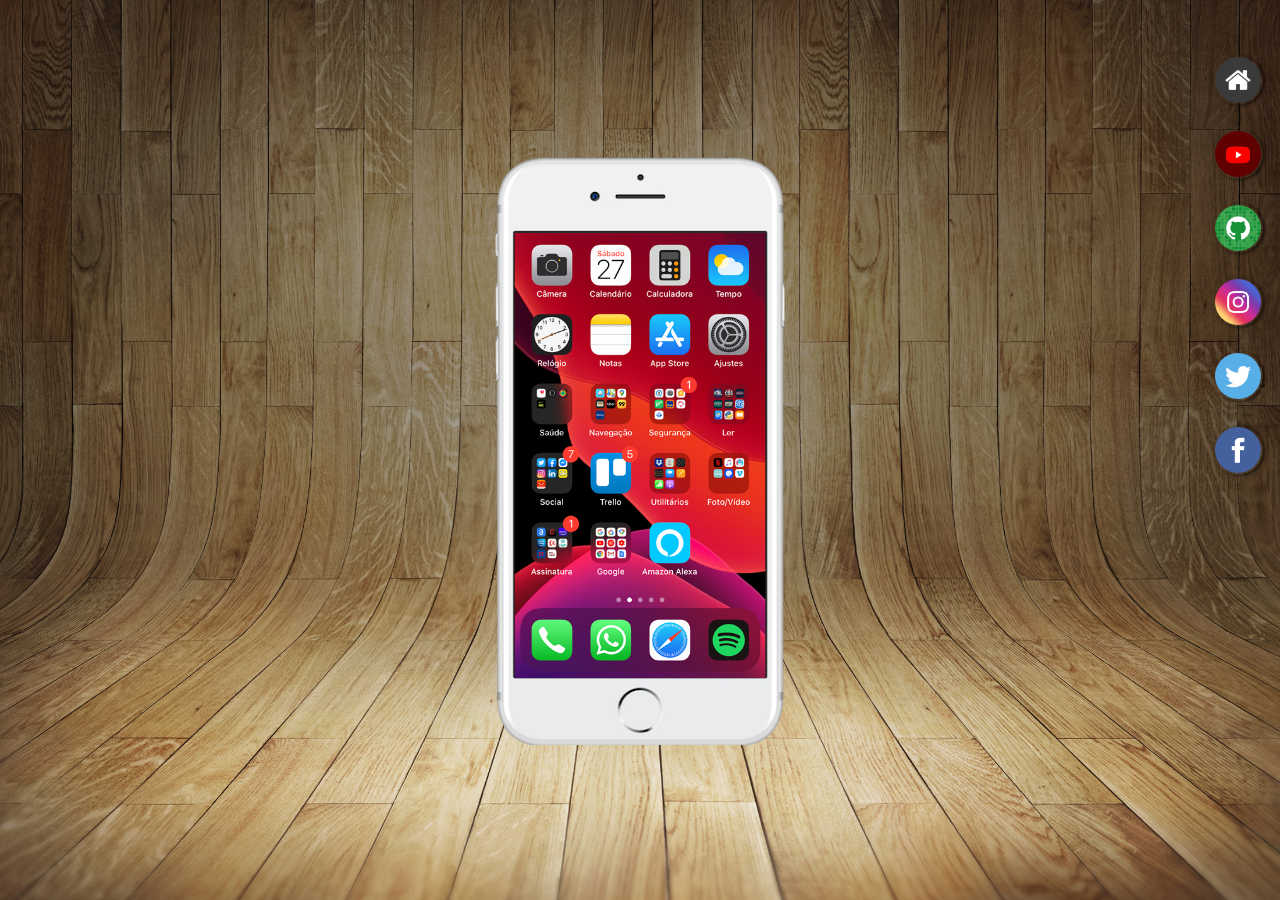
<file: index.html>
<!DOCTYPE html>
<html lang="pt-br">
<head>
    <meta charset="UTF-8">
    <meta name="viewport" content="width=device-width, initial-scale=1.0">
    <title>Projeto Redes Sociais</title>
    <link rel="shortcut icon" href="favicon.ico" type="image/x-icon">
    <link rel="stylesheet" href="estilo/style.css">
</head>
<body>
    <main>
        <section id="telefone">

        <iframe src="home.html" frameborder="0" name="tela" id="tela"></iframe>
      
        </section>

        <section id="botoes">
        <a href="home.html" target="tela"><img src="imagens/logo-home.jpg" alt="inicio"></a><br/>
        <a href="youtube.html" target="tela"><img src="imagens/logo-youtube.jpg" alt="youtube"></a><br/>
        <a href="github.html" target="tela"><img src="imagens/logo-github.jpg" alt="gitHub"></a><br/>
        <a href="insta.html" target="tela"><img src="imagens/logo-instagram.jpg" alt="insta"></a><br/>
        <a href="twitter.html" target="tela"><img src="imagens/logo-twitter.jpg" alt="twitter"></a><br/>
        <a href="facebook.html" target="tela"><img src="imagens/logo-facebook.jpg" alt="face"></a><br/>
        </section>
    </main>
</body>
</html>
</file>
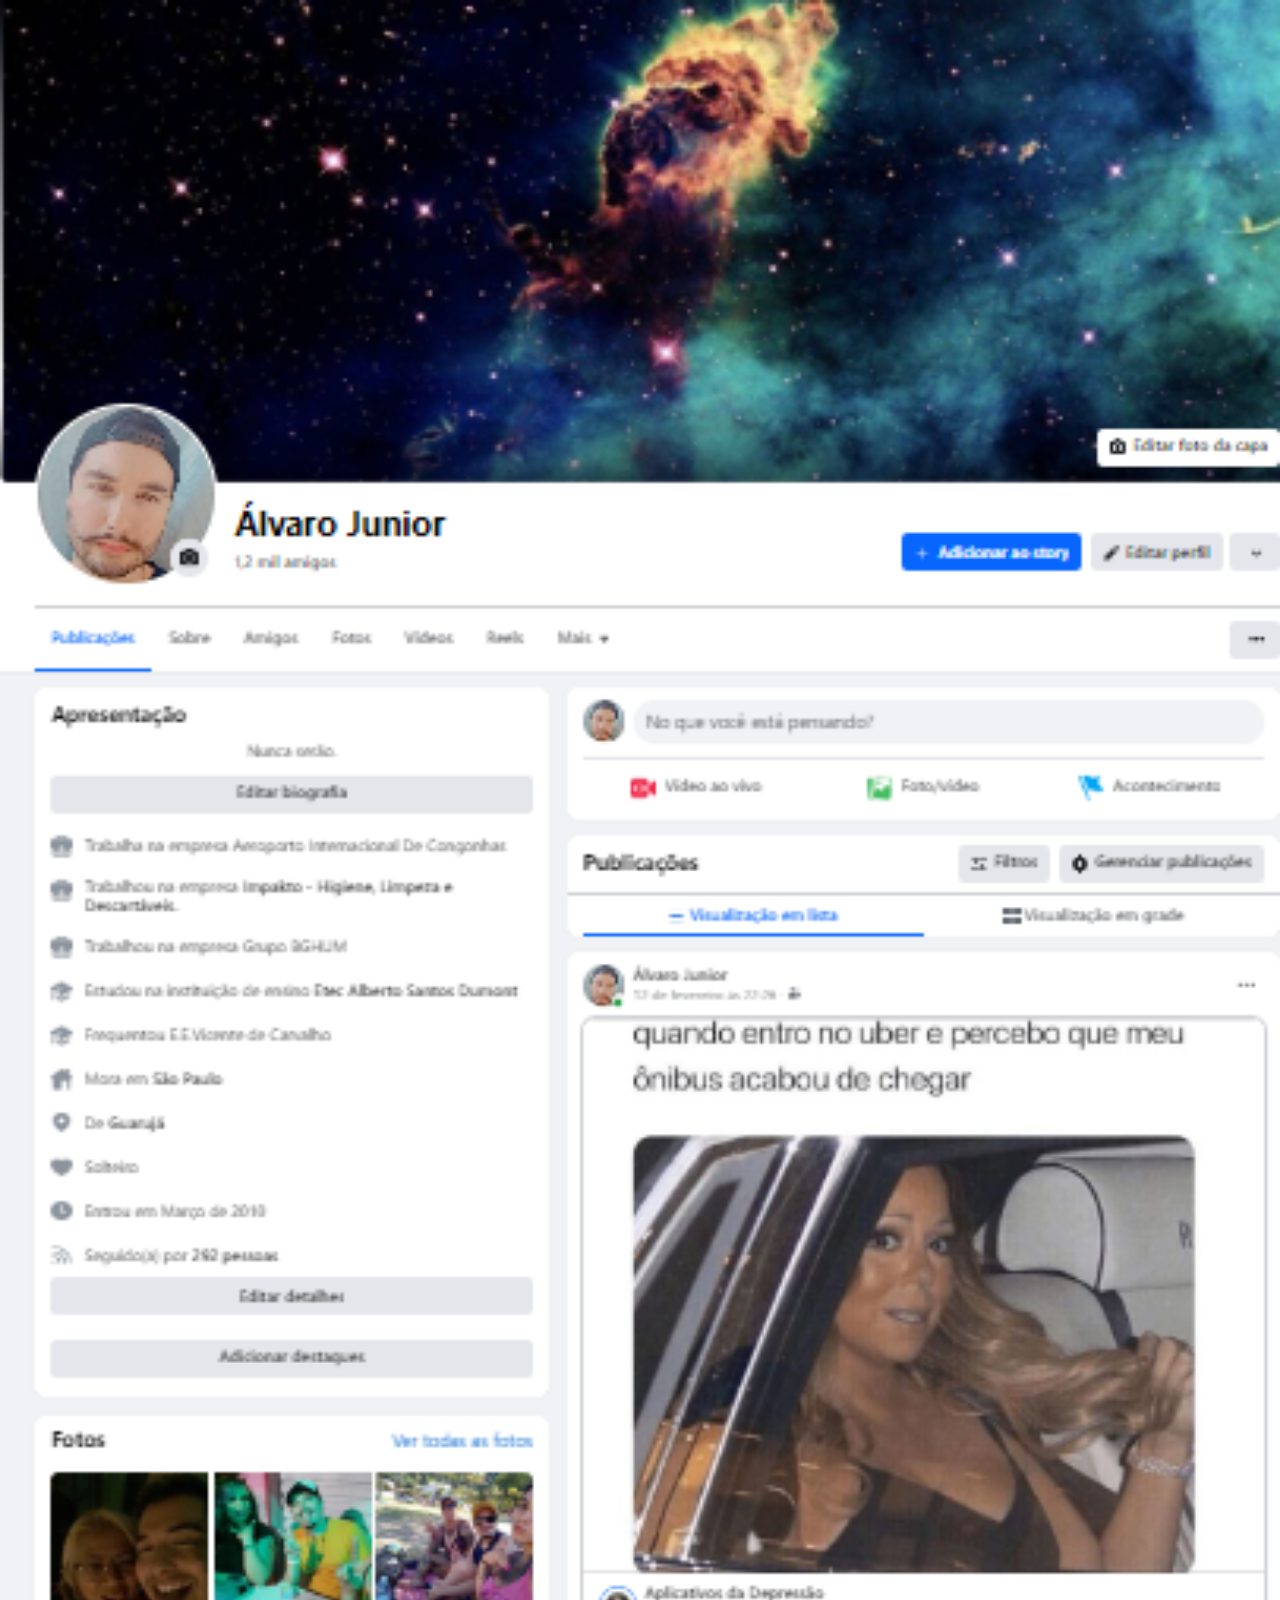
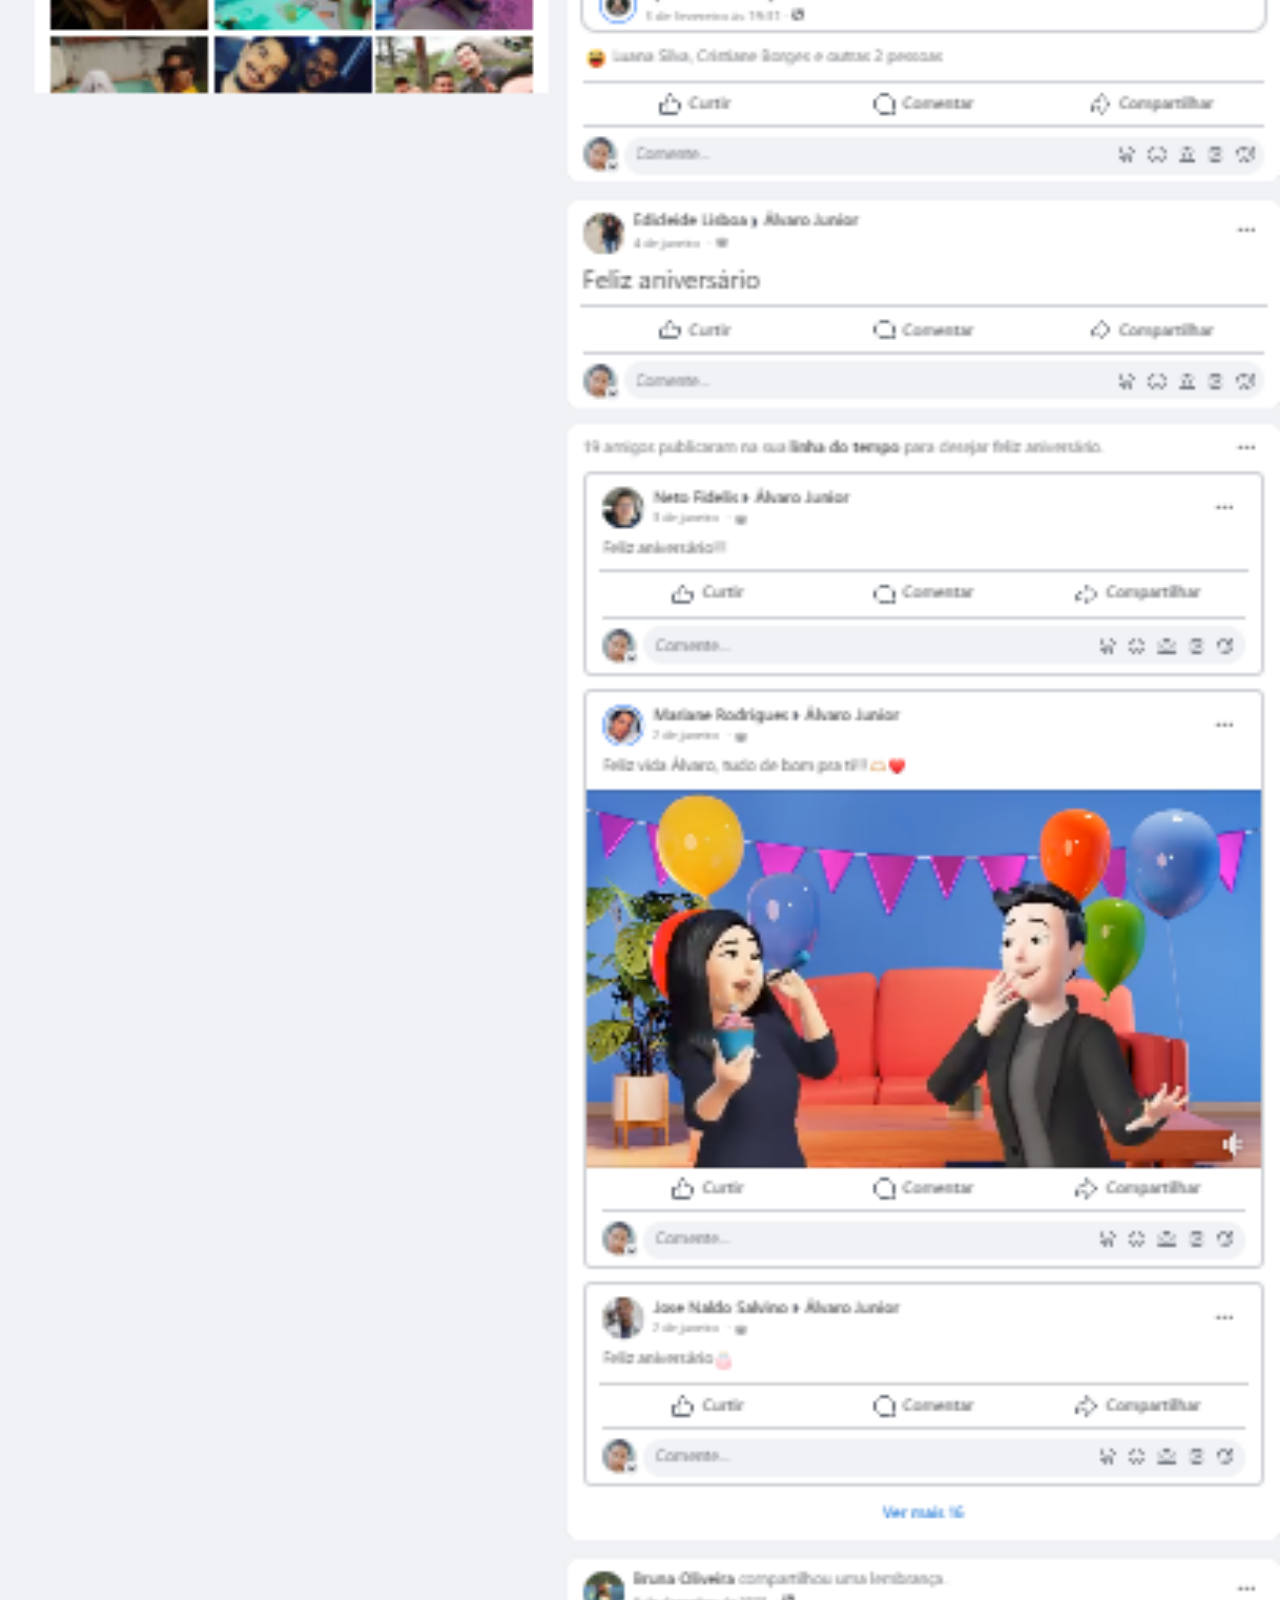
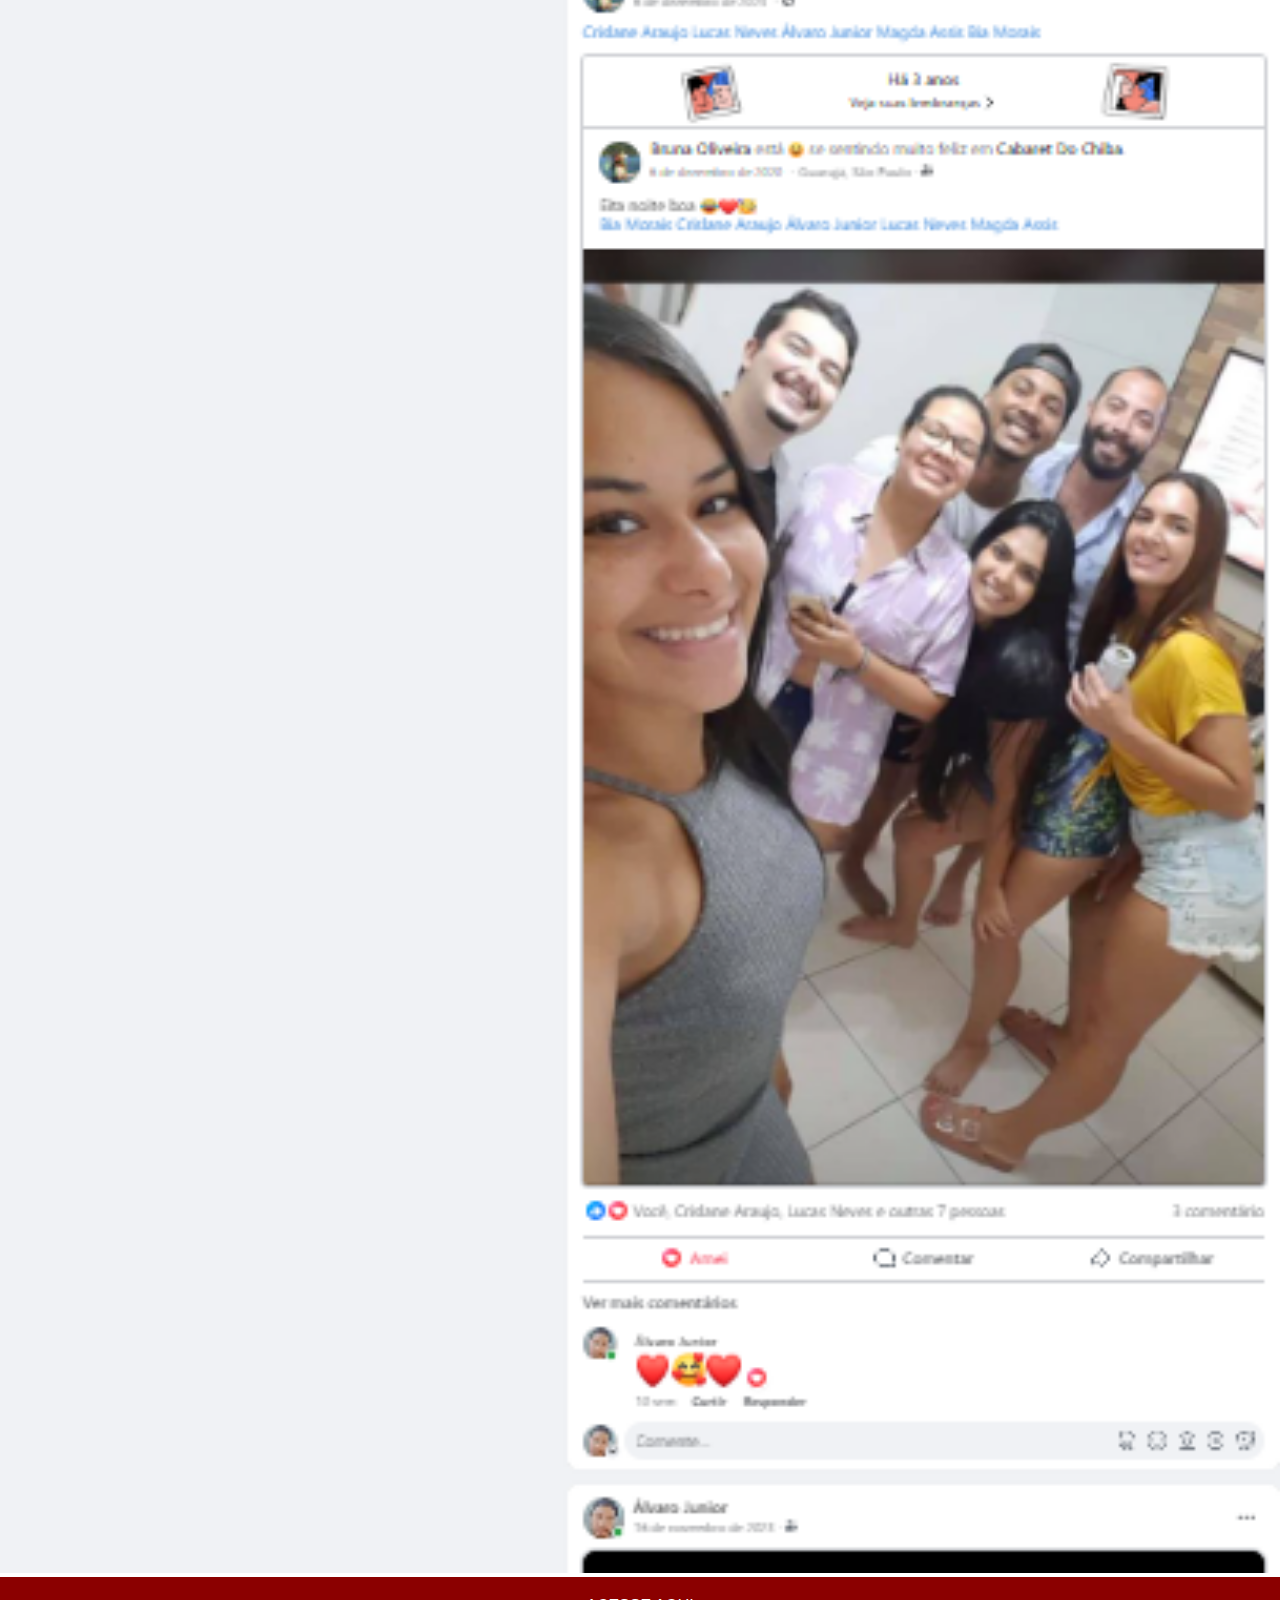
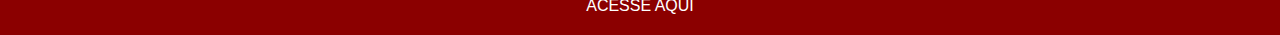
<file: facebook.html>
<!DOCTYPE html>
<html lang="pt-br">
<head>
    <meta charset="UTF-8">
    <meta name="viewport" content="width=device-width, initial-scale=1.0">
    <title>FaceBook</title>
    <link rel="stylesheet" href="estilo/redes.css">
</head>
<body>
    <img src="done-images/facebook-me3.png" alt="face">
    <a href="https://www.facebook.com/tiroaoalvaro" target="_blank">ACESSE AQUI</a>
</body>
</html>
</file>
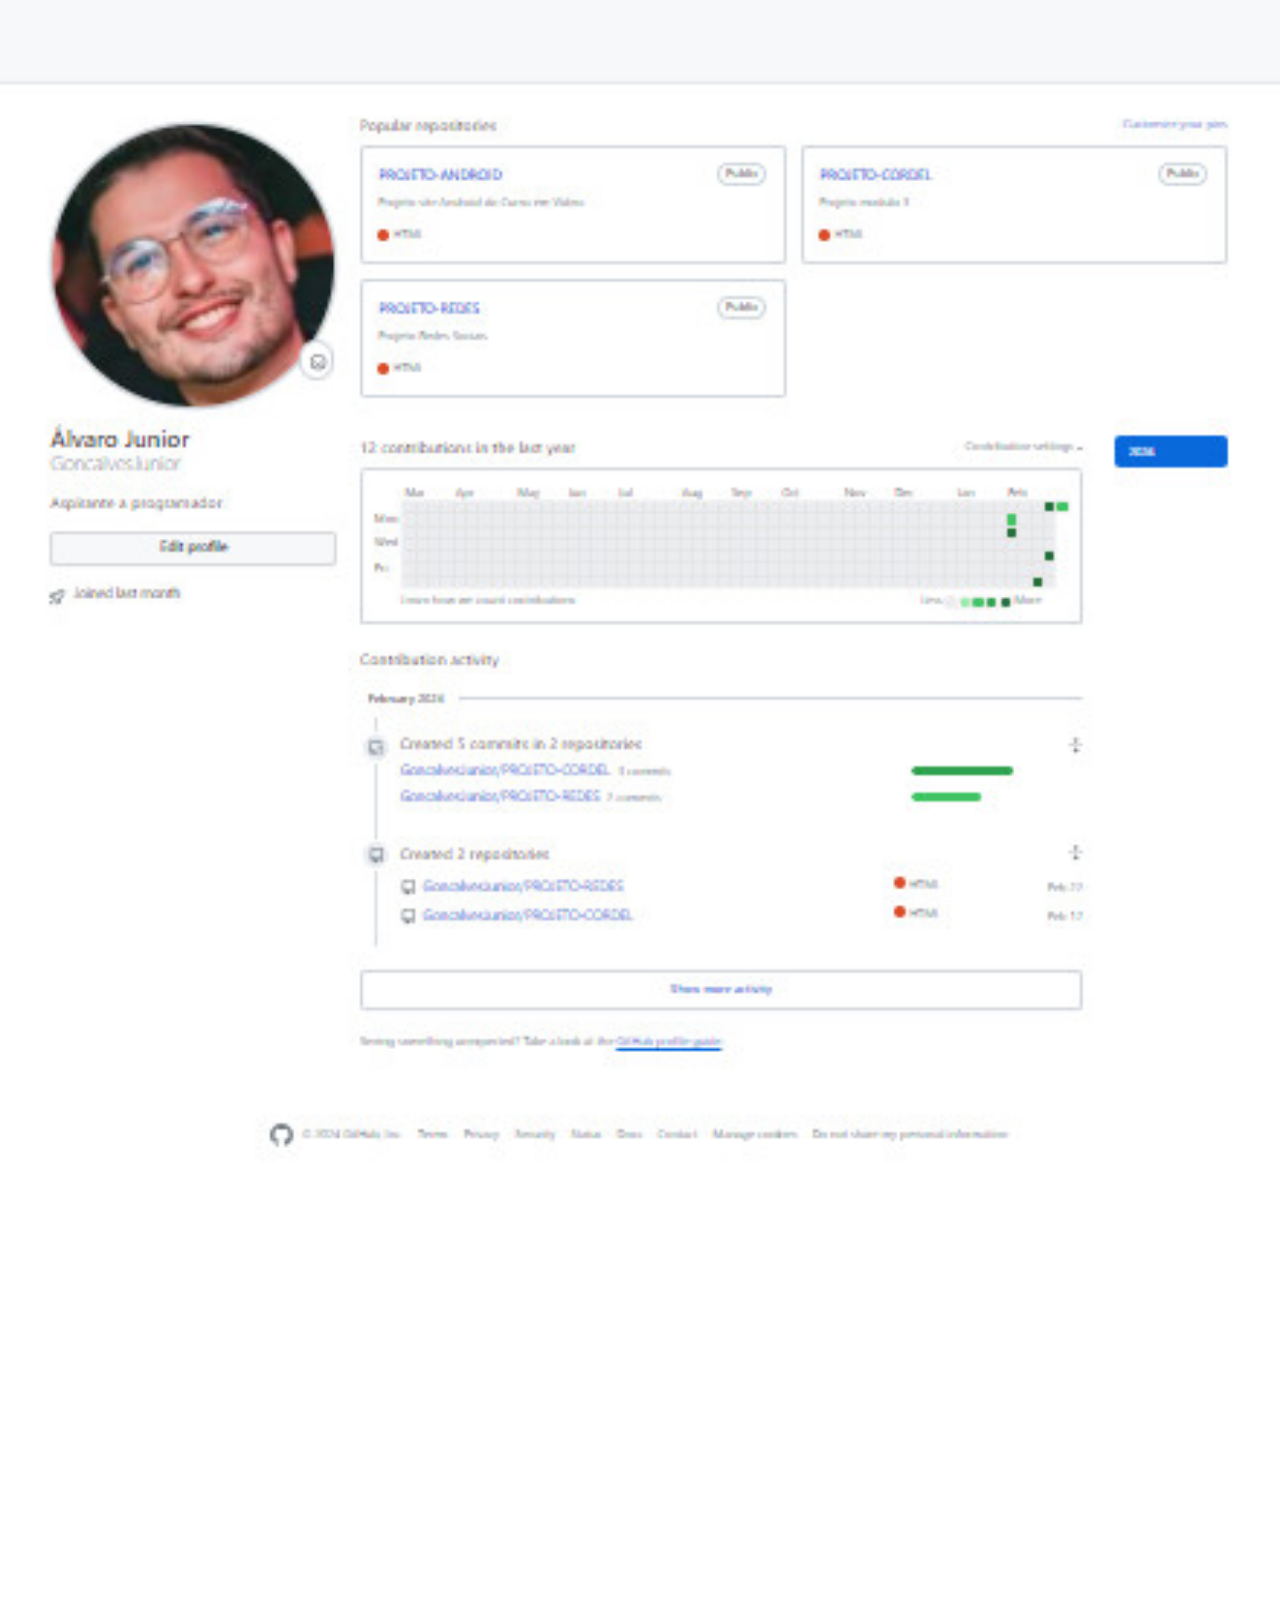
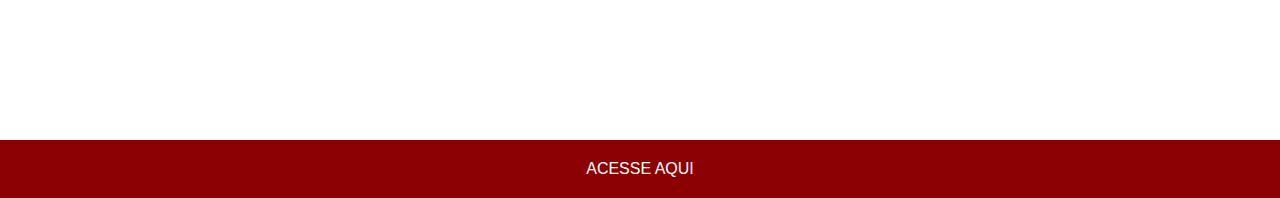
<file: github.html>
<!DOCTYPE html>
<html lang="pt-br">
<head>
    <meta charset="UTF-8">
    <meta name="viewport" content="width=device-width, initial-scale=1.0">
    <title>GitHub</title>
    <link rel="stylesheet" href="estilo/redes.css">
</head>
<body>
    <img src="done-images/gihub-me.jpeg" alt="github">
    <a href="https://github.com/GoncalvesJunior" target="_blank">ACESSE AQUI</a>
</body>
</html>
</file>
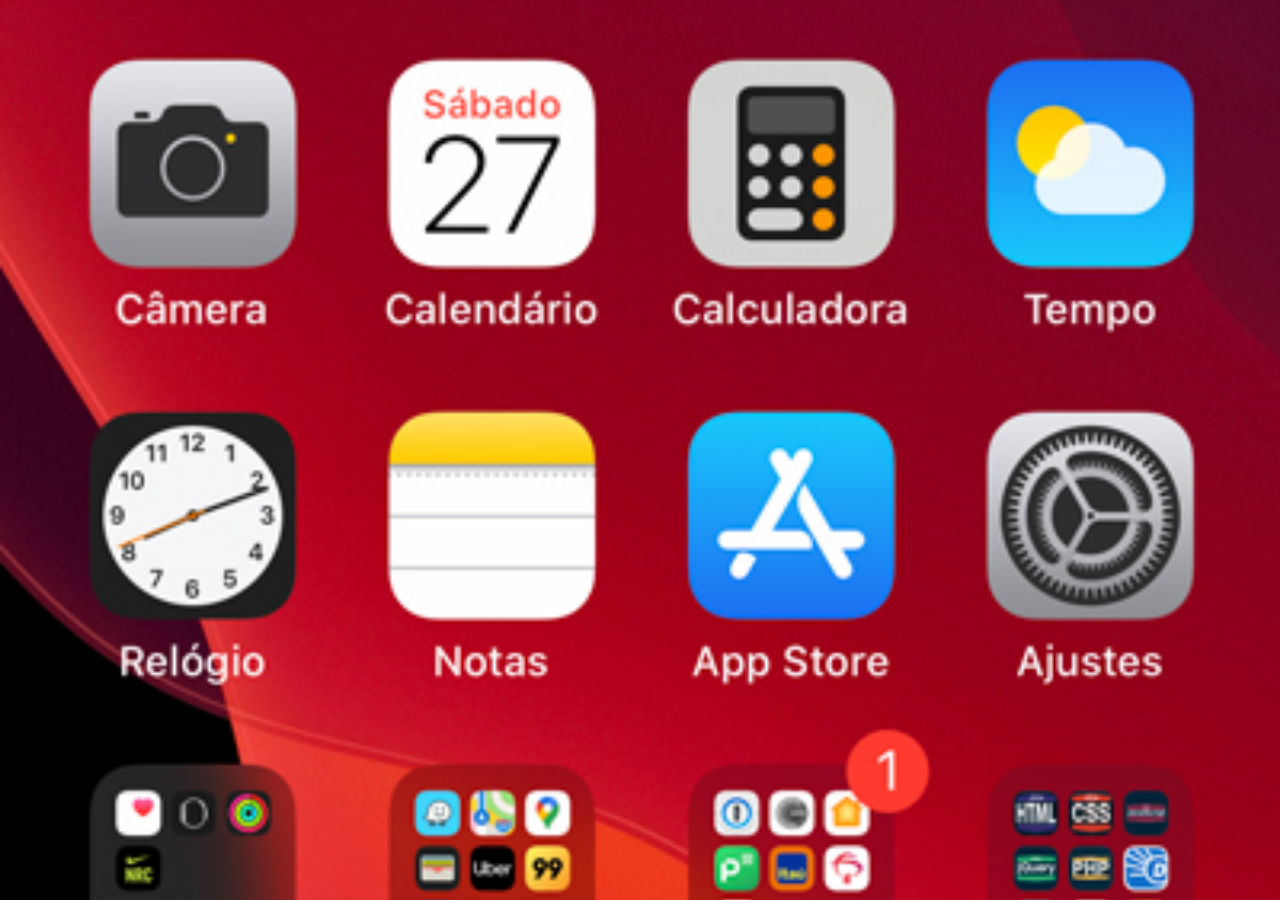
<file: home.html>
<!DOCTYPE html>
<html lang="pt-br">
<head>
    <meta charset="UTF-8">
    <meta name="viewport" content="width=device-width, initial-scale=1.0">
    <title>Home</title>
    <style>
        *{
            padding: 0px;
            margin: 0px;
        }

        body{
            background: url('imagens/tela-home.jpg') no-repeat center top fixed;
            background-size: cover;
            background-color: black;
            
        }
    </style>
</head>
<body>
    
</body>
</html>
</file>
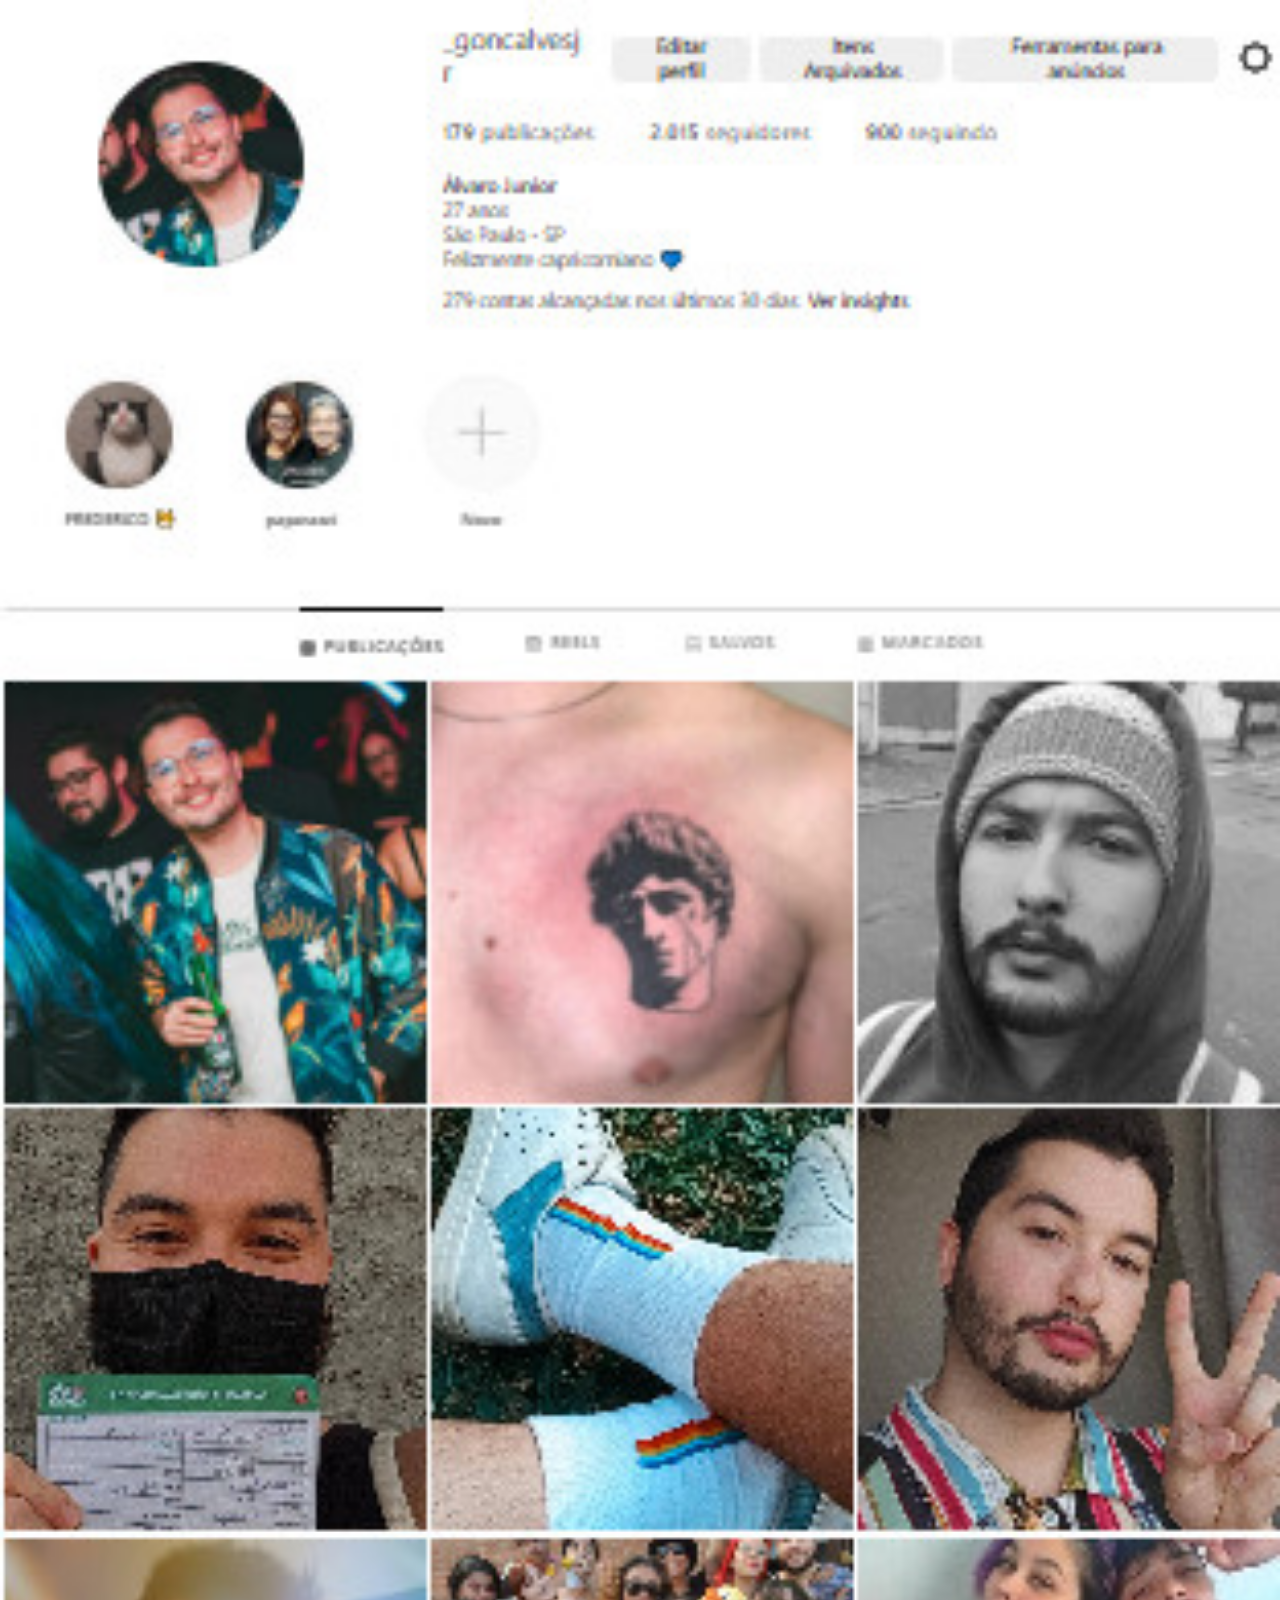
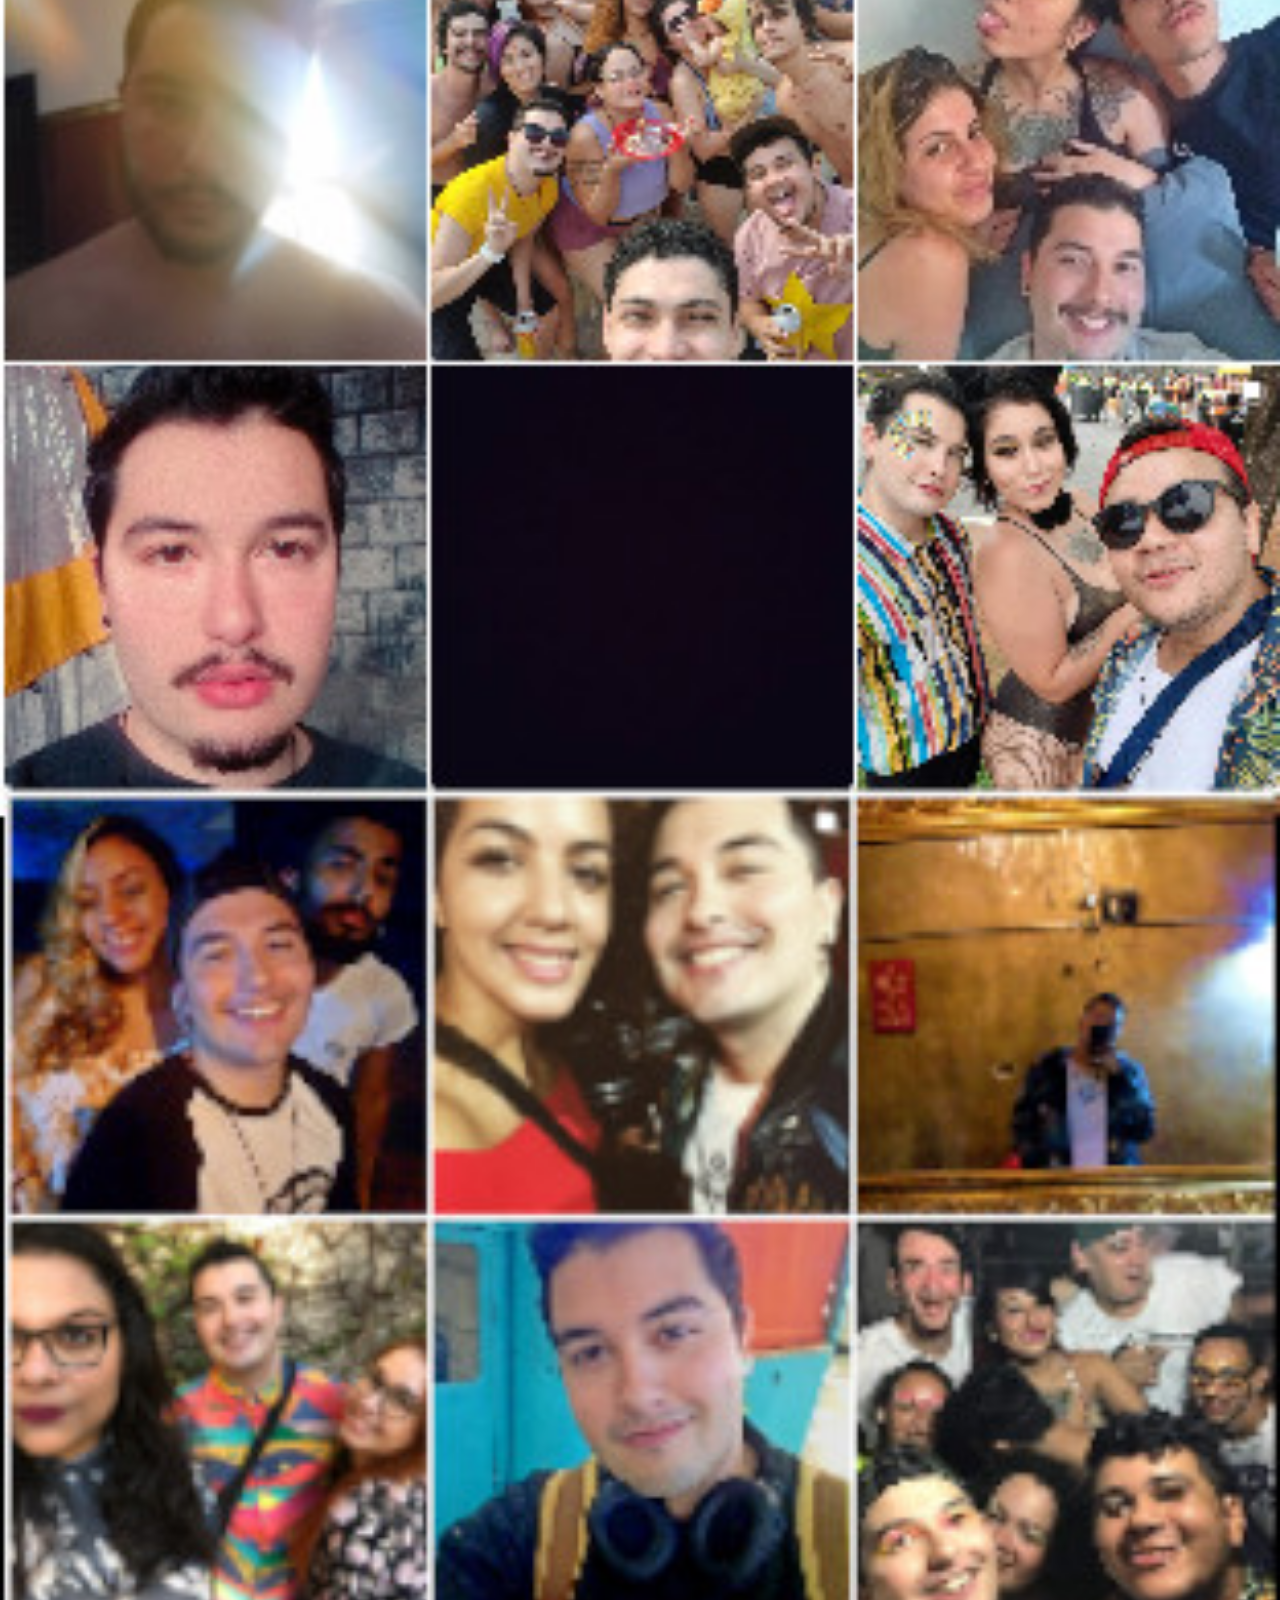
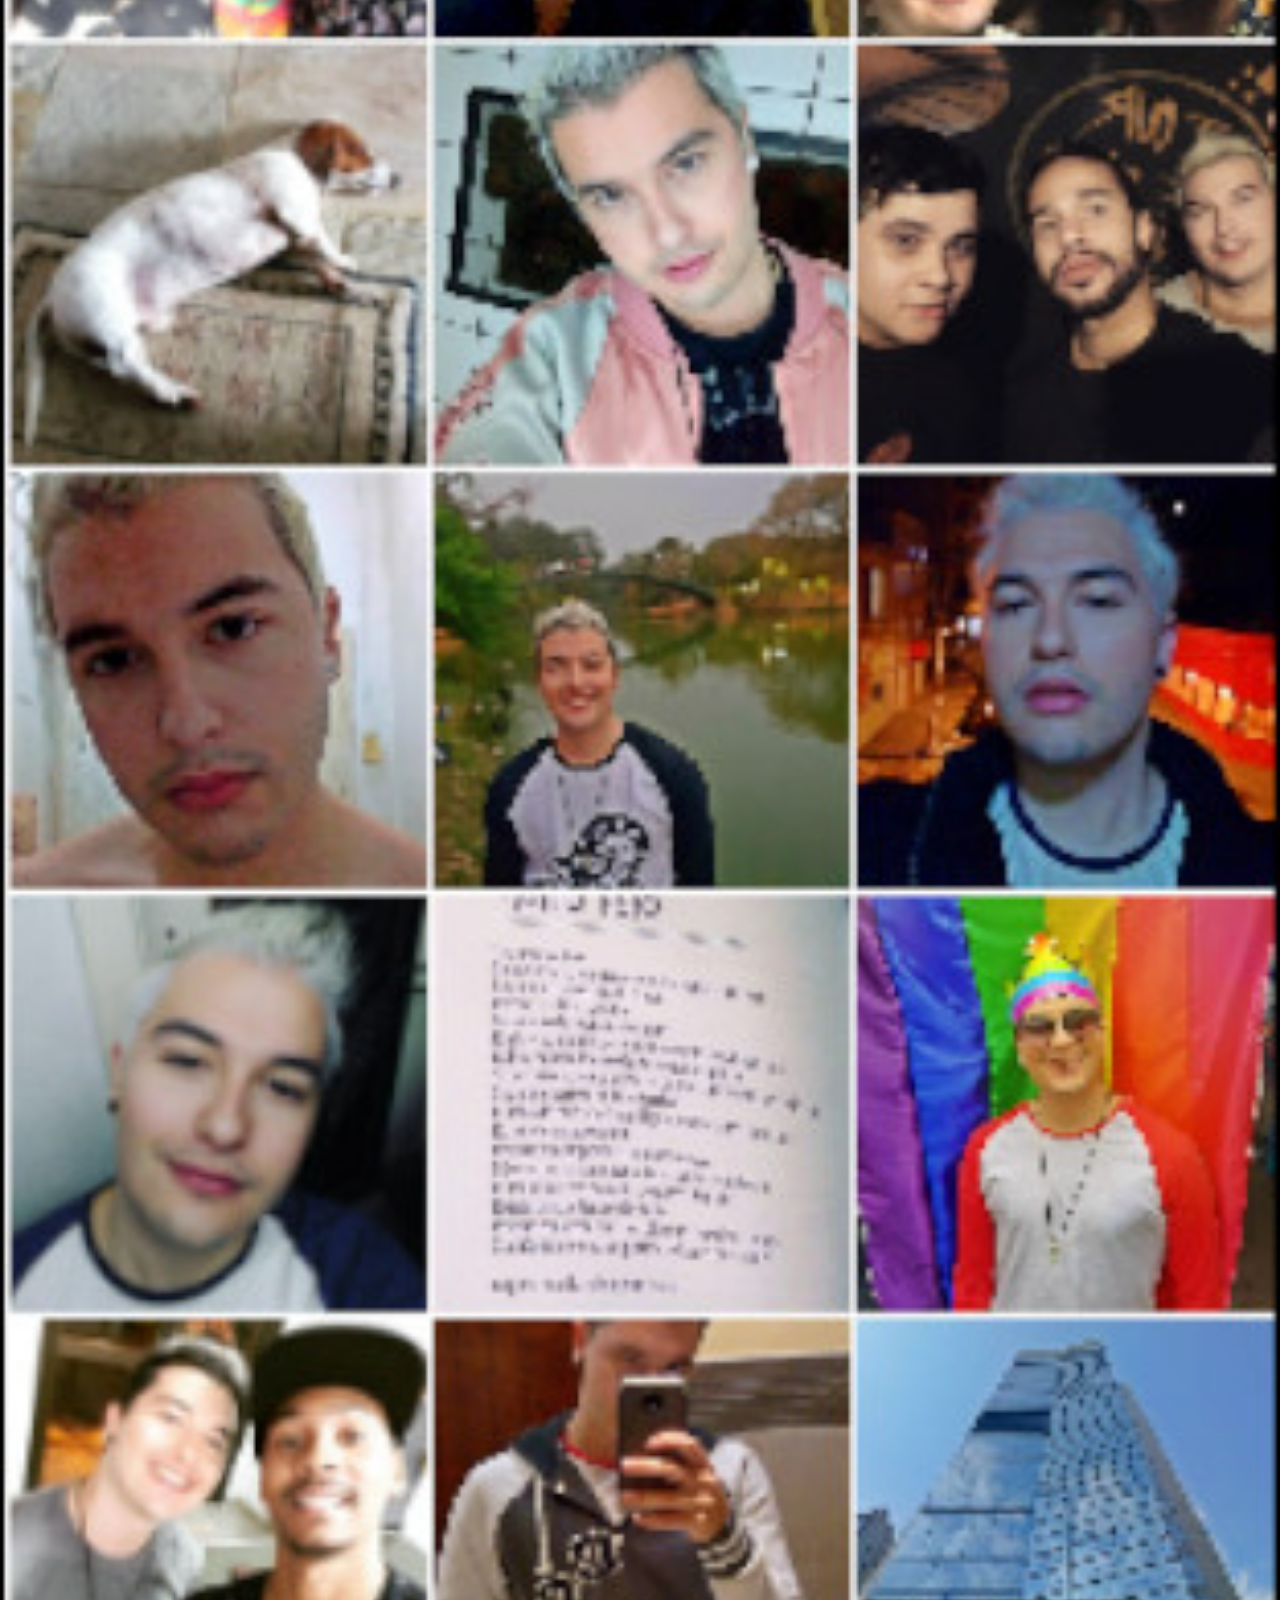
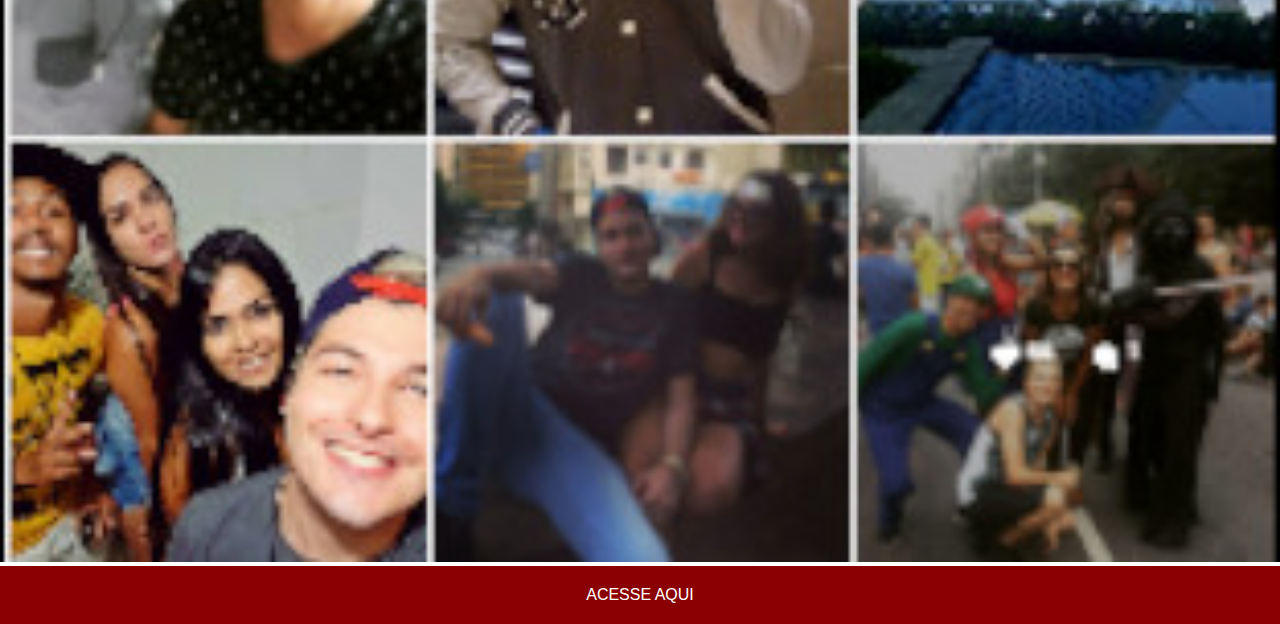
<file: insta.html>
<!DOCTYPE html>
<html lang="pt-br">
<head>
    <meta charset="UTF-8">
    <meta name="viewport" content="width=device-width, initial-scale=1.0">
    <title>Instagram</title>
    <link rel="stylesheet" href="estilo/redes.css">
</head>
<body>
    <img src="done-images/instagram-me-done.jpeg" alt="instagram">
    <a href="https://www.instagram.com/_goncalvesjr/" target="_blank">ACESSE AQUI</a>
</body>
</html>
</file>
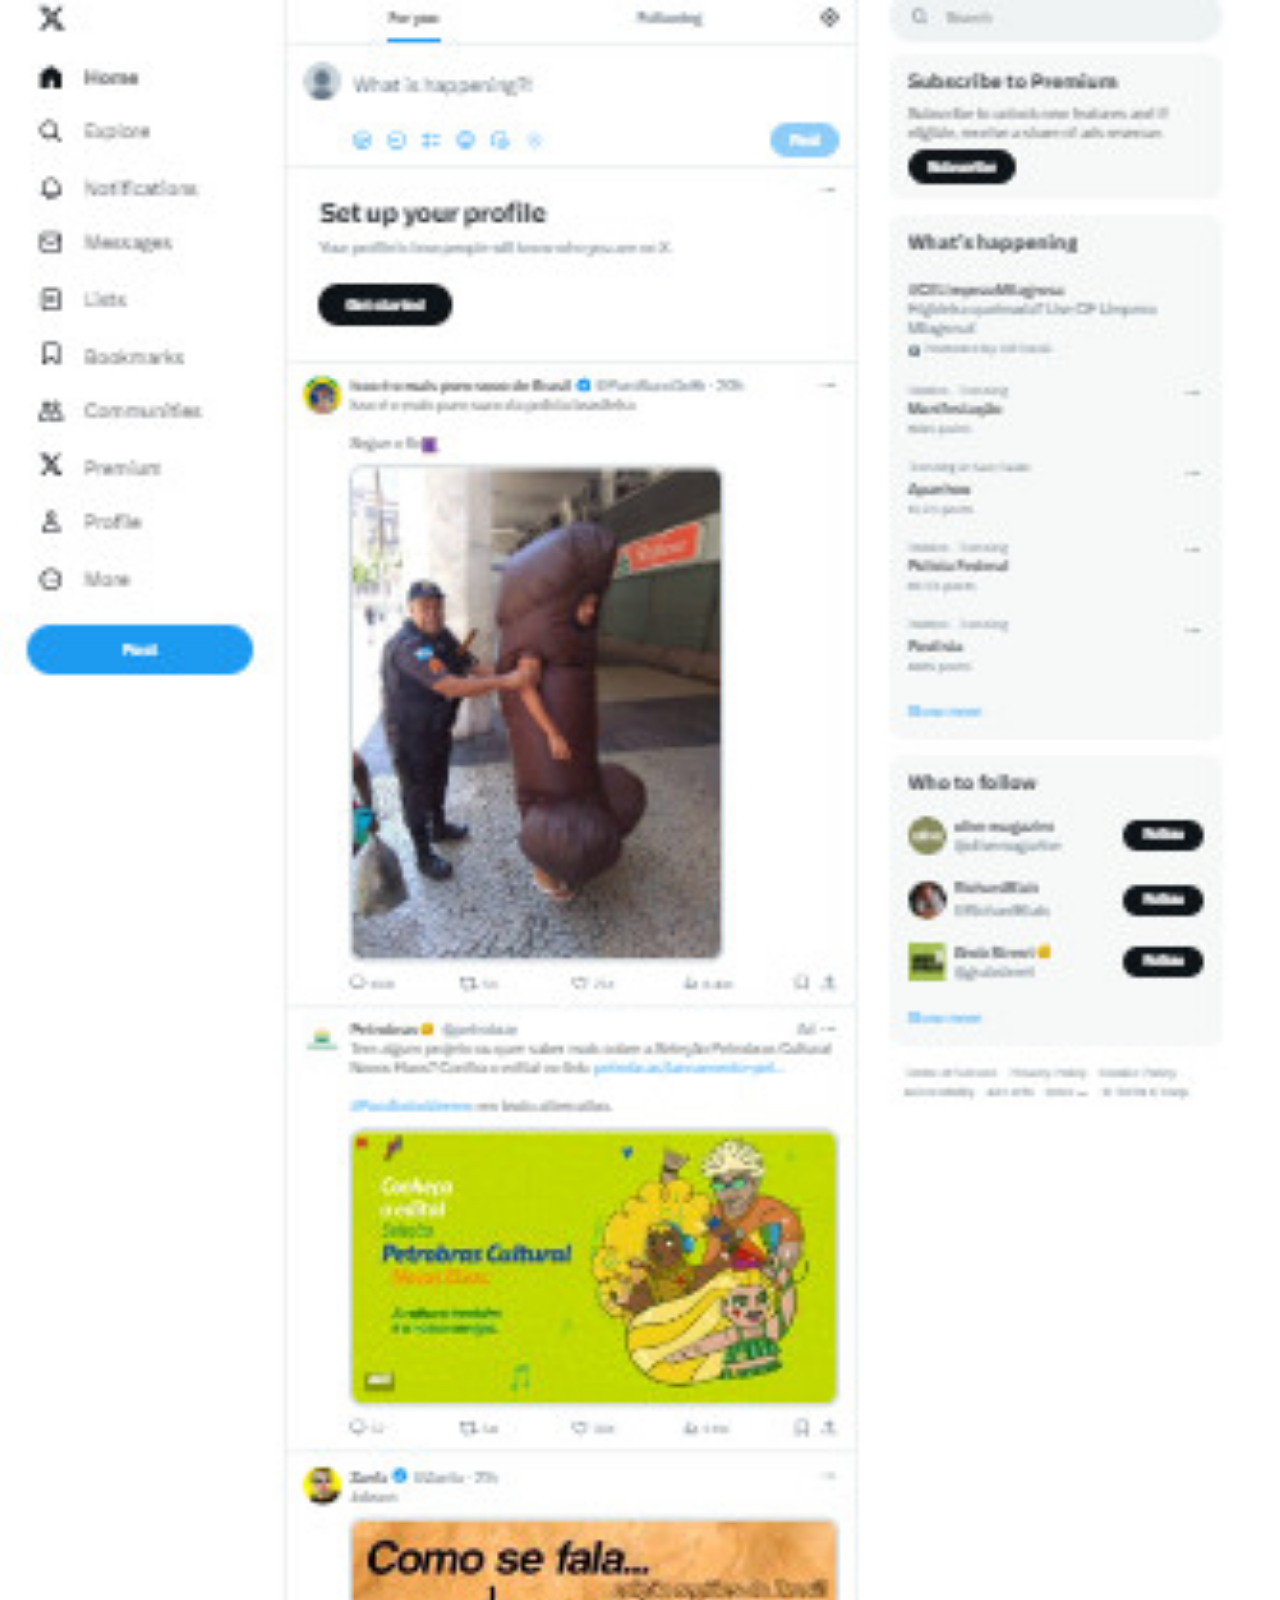
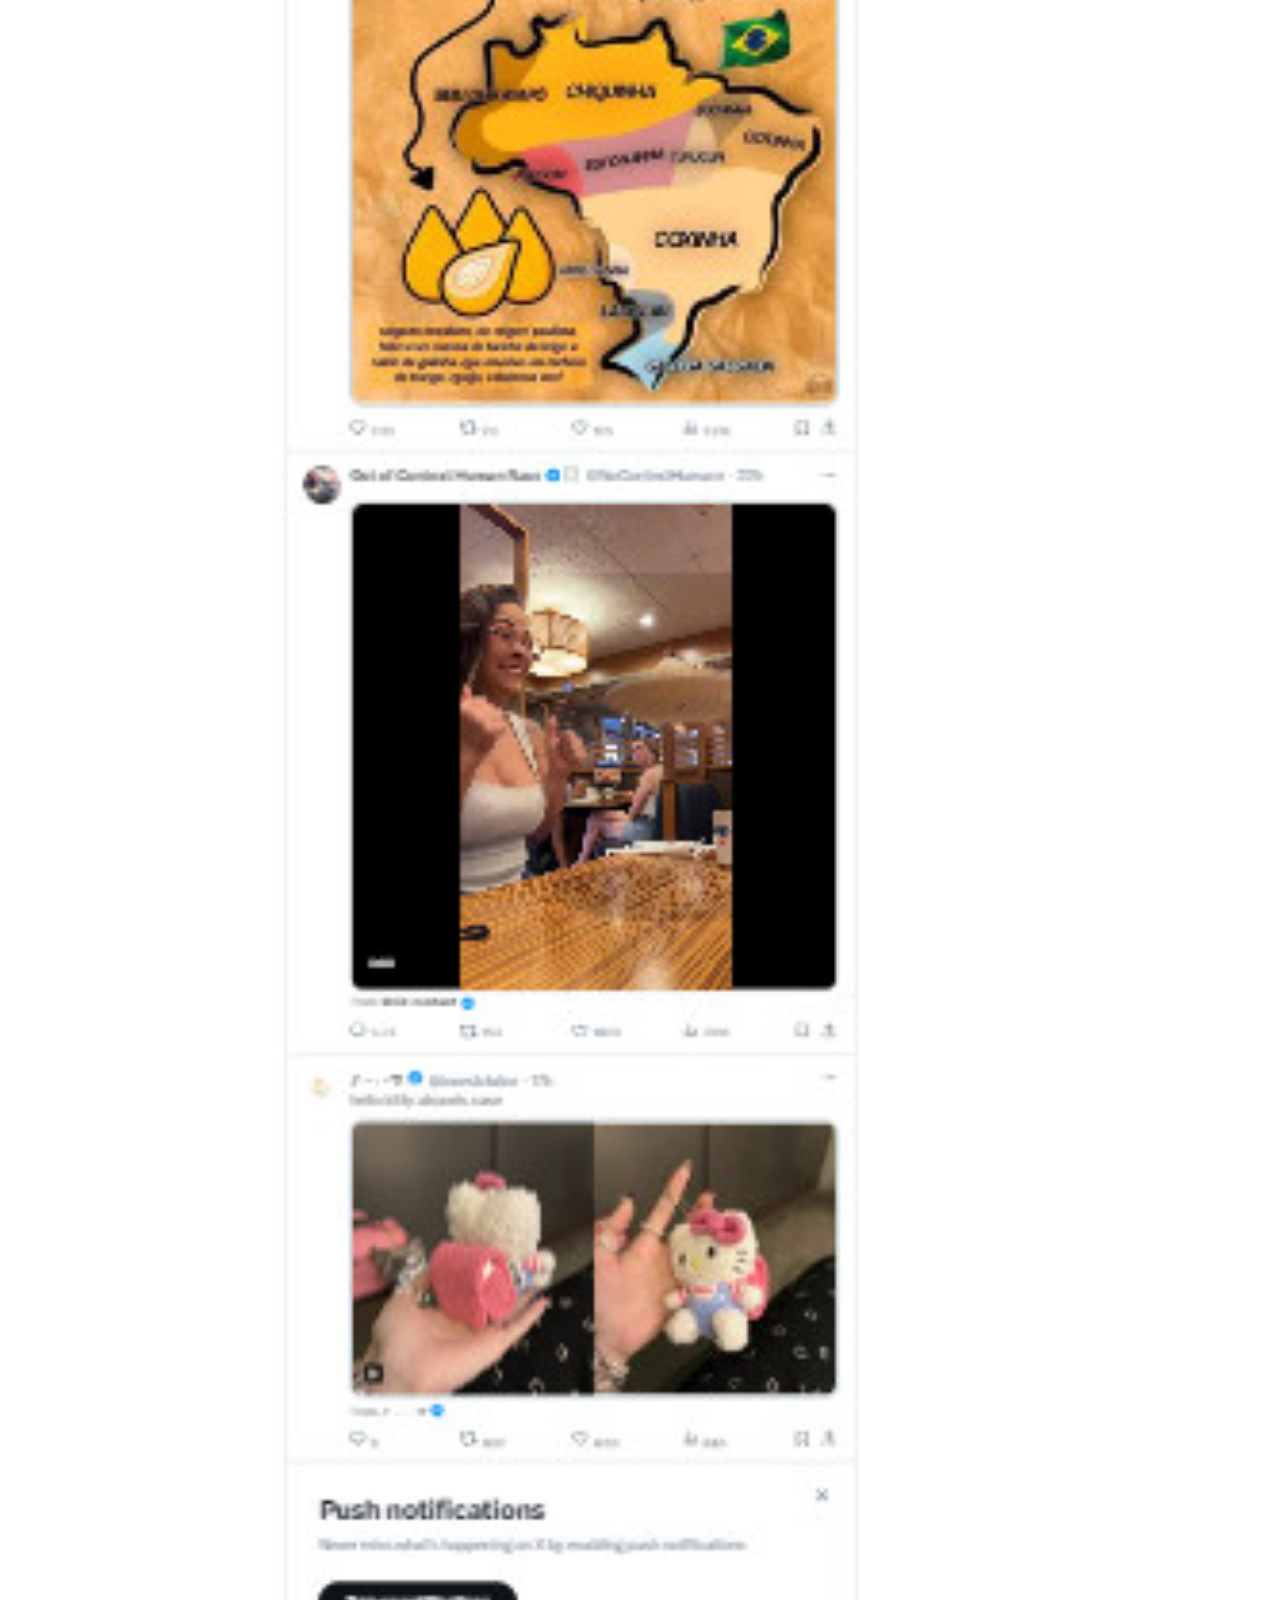
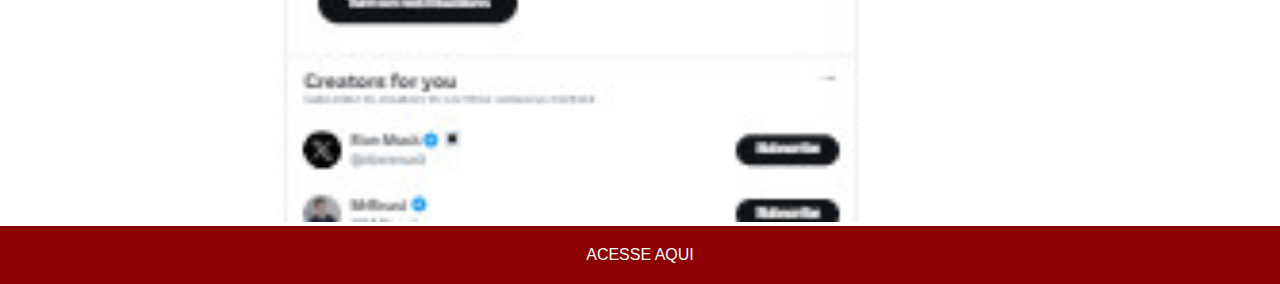
<file: twitter.html>
<!DOCTYPE html>
<html lang="pt-br">
<head>
    <meta charset="UTF-8">
    <meta name="viewport" content="width=device-width, initial-scale=1.0">
    <title>Twitter</title>
    <link rel="stylesheet" href="estilo/redes.css">
</head>
<body>
    <img src="done-images/twitter-me.jpeg" alt="twitter">
    <a href="https://twitter.com/BrunoVo9696" target="_blank">ACESSE AQUI</a>
</body>
</html>
</file>
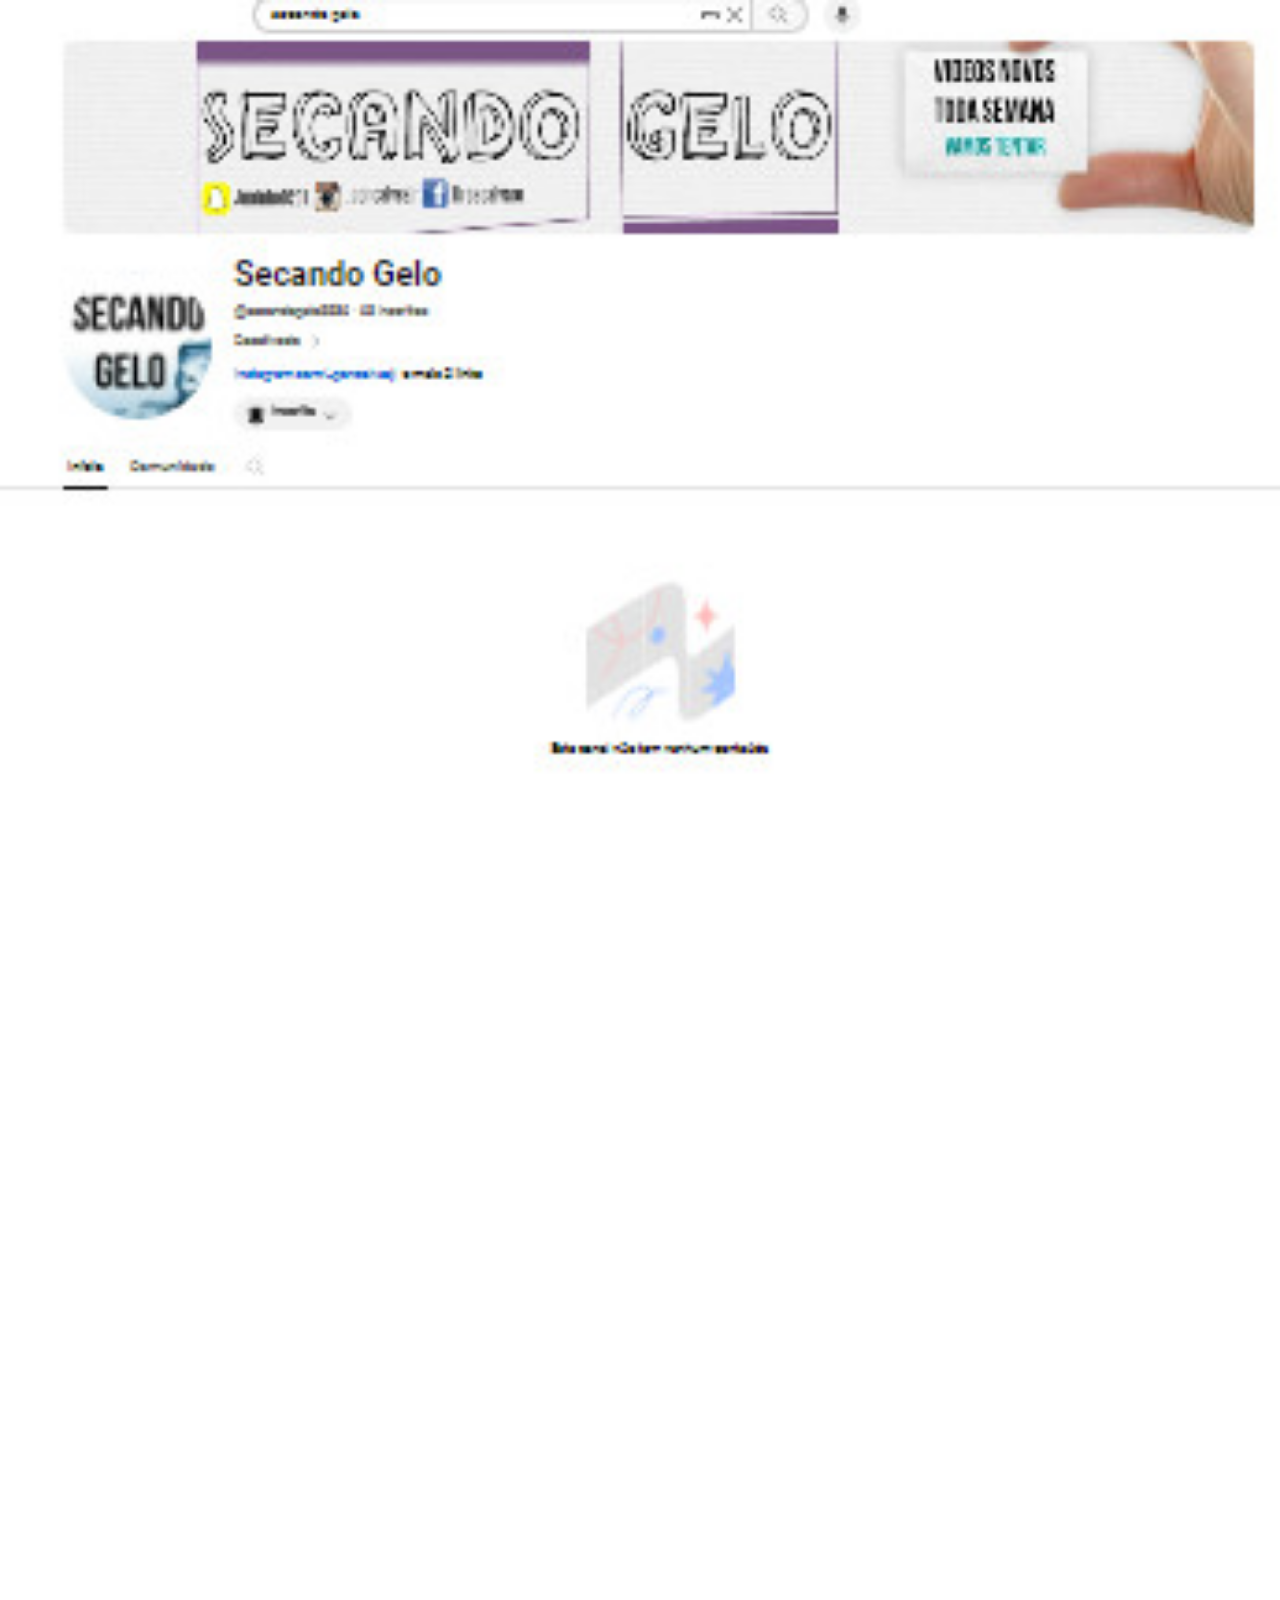
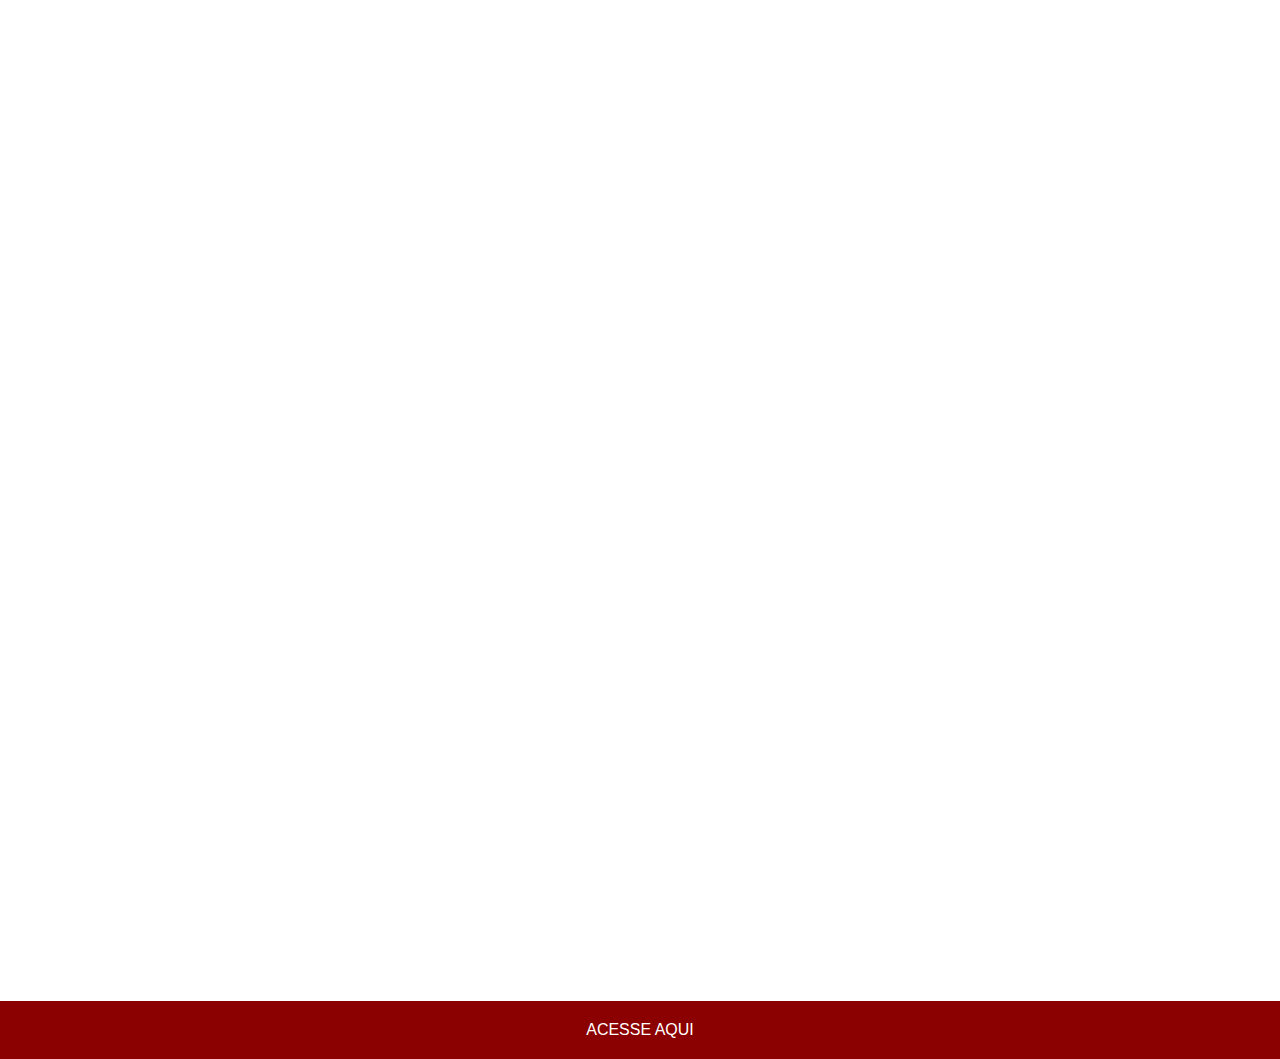
<file: youtube.html>
<!DOCTYPE html>
<html lang="pt-br">
<head>
    <meta charset="UTF-8">
    <meta name="viewport" content="width=device-width, initial-scale=1.0">
    <title>YouTube</title>
   <link rel="stylesheet" href="estilo/redes.css">
</head>
<body>
    <img src="done-images/youtube-me.jpeg" alt="youtube">
    <a href="https://www.youtube.com/@secandogelo5586" target="_blank">ACESSE AQUI</a>
</body>
</html>
</file>
<file: estilo/style.css>
@charset "UTF-8";

*{  padding: 0px;
    margin: 0px;
    font-family: Arial, Helvetica, sans-serif;

}

body{
    background-color: black;
    background: url('../imagens/fundo-madeira.jpg') no-repeat center center fixed;
    background-size: cover;
}

main{
    position: relative;
    height: 100vh;
}

section#telefone{
    position: absolute;
    top: 50%;
    left: 50%;
    transform: translate(-50%, -50%);
    background-color: blue;
    width: 295px;
    height: 590px;
    background: url('../imagens/frame-iphone.png') no-repeat;
    background-size: cover;
}

iframe#tela{
    position: absolute;
    top: 78px;
    left: 22px;
    width: 251px;
    height: 445px;
}

section#botoes{
    position: absolute;
    top: 5%;
    left: 94%;
    
}

section#botoes img{
    width: 50px;
    border-radius: 50%;
    margin: 10px;
    box-shadow: 2px 1px 3px rgba(0, 0, 0, 0.603);
    box-sizing: border-box;
    border: 2px solid transparent;
}

section#botoes img:hover{
    border: 2px solid rgba(255, 255, 255, 0.829);
    transform: translate(-4px, -4px);
    transition: transform .6s, border .6s;
    box-shadow: 5px 3px 5px rgba(0, 0, 0, 0.486);
    
}
</file>
<file: estilo/redes.css>
@charset "UTF-8";

*{
    padding: 0px;
    margin: 0px;
    font-family: Arial, Helvetica, sans-serif;
}

::-webkit-scrollbar{
    width: 0px;
    height: 0px;
}
     
img{
    width: 100%;
    
    
}

a{
    display: block;
    background-color: darkred;
    color: white;
    text-decoration: none;
    padding: 20px;
    text-align: center;
}
</file>
